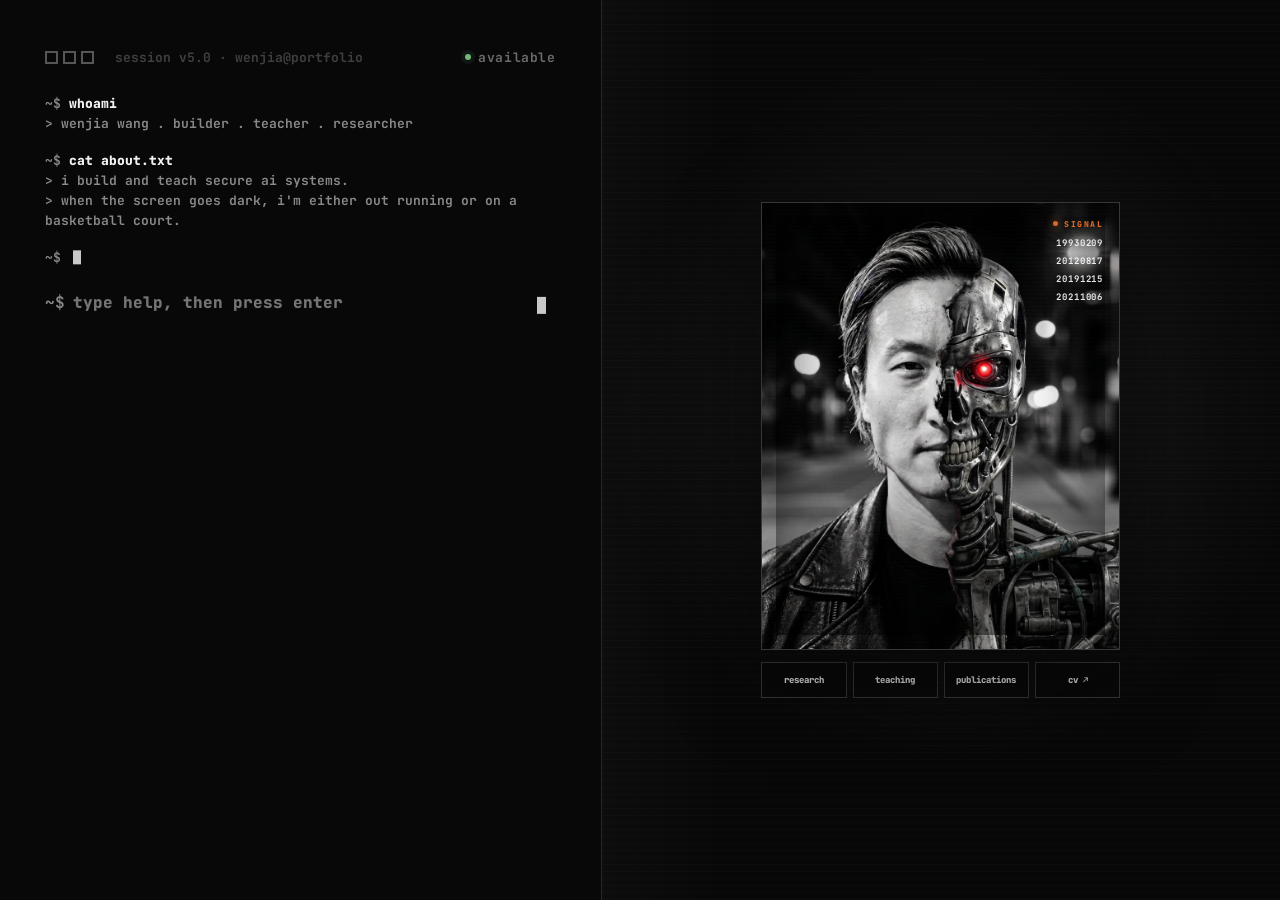
<file: index.html>
<!doctype html>
<html lang="en">
  <head>
    <meta charset="utf-8">
    <meta name="viewport" content="width=device-width, initial-scale=1">
    <meta
      name="description"
      content="Wenjia Wang builds and teaches secure, verifiable AI systems—and explores life beyond the screen."
    >
    <meta name="theme-color" content="#080808">
    <link rel="preconnect" href="https://fonts.googleapis.com">
    <link rel="preconnect" href="https://fonts.gstatic.com" crossorigin>
    <link rel="icon" type="image/svg+xml" href="assets/icons/favicon.svg">
    <link rel="shortcut icon" href="assets/icons/favicon.svg">
    <link rel="preload" as="image" href="assets/img/headicon.webp" type="image/webp">
    <link
      rel="stylesheet"
      href="https://fonts.googleapis.com/css2?family=JetBrains+Mono:wght@400;500;600;700;800&display=swap"
    >
    <title>Wenjia Wang | Secure AI Builder + Teacher</title>
    <style>
      :root {
        color-scheme: dark;
        --bg: #080808;
        --line: rgba(255, 255, 255, 0.12);
        --text: #d6d6d6;
        --muted: #8a8a8a;
        --soft: #575757;
        --bright: #f2f2f2;
        --accent: #d86a2b;
        --tag: #a87b98;
      }

      * {
        box-sizing: border-box;
      }

      html,
      body {
        min-height: 100%;
      }

      body {
        margin: 0;
        overflow-x: hidden;
        background: var(--bg);
        color: var(--text);
        font-family: "JetBrains Mono", ui-monospace, SFMono-Regular, Menlo, Consolas, monospace;
        font-size: 16px;
        letter-spacing: 0;
      }

      body.modal-open {
        overflow: hidden;
      }

      button {
        font: inherit;
      }

      a {
        color: var(--text);
        text-decoration-color: rgba(255, 255, 255, 0.34);
        text-underline-offset: 0.22em;
      }

      a:hover,
      a:focus-visible {
        color: var(--bright);
        text-decoration-color: rgba(255, 255, 255, 0.9);
      }

      .page {
        display: grid;
        grid-template-columns: minmax(0, 47vw) minmax(0, 53vw);
        min-height: 100vh;
        transition: opacity 140ms ease;
      }

      .modal-open .page {
        opacity: 0.42;
      }

      .terminal {
        min-height: 100vh;
        padding: clamp(36px, 5.4vh, 58px) clamp(28px, 3.5vw, 52px) 32px;
        border-right: 1px solid var(--line);
        display: flex;
        justify-content: center;
      }

      .terminal-inner {
        width: min(100%, 680px);
        display: flex;
        flex-direction: column;
      }

      .terminal-header {
        display: flex;
        align-items: center;
        gap: 9px;
        margin-bottom: 28px;
        color: #3f3f3f;
        font-size: 13px;
        font-weight: 700;
      }

      .dot {
        width: 13px;
        height: 13px;
        border: 2px solid #565656;
        display: inline-block;
      }

      .dot + .dot {
        margin-left: -4px;
      }

      .session {
        margin-left: 12px;
      }

      .online {
        display: inline-flex;
        align-items: center;
        gap: 7px;
        margin-left: auto;
        color: #6b6b6b;
        letter-spacing: 0.05em;
      }

      .online::before {
        content: "";
        width: 6px;
        height: 6px;
        border-radius: 50%;
        background: #73b77b;
        box-shadow: 0 0 0 4px rgba(115, 183, 123, 0.08);
      }

      .terminal-scroll {
        flex: 1;
        overflow-y: auto;
        padding-right: 10px;
        scrollbar-color: #2d2d2d transparent;
        scrollbar-width: thin;
      }

      .block {
        margin: 0 0 17px;
      }

      .cmd,
      .out,
      .note {
        min-height: 1.55em;
        line-height: 1.55;
        font-size: clamp(13px, 0.78vw, 15px);
        white-space: pre-wrap;
        word-break: break-word;
      }

      .cmd {
        color: var(--bright);
        font-weight: 800;
      }

      .prompt,
      .prefix {
        color: var(--muted);
        margin-right: 8px;
        font-weight: 600;
      }

      .out {
        color: var(--muted);
        font-weight: 650;
      }

      .out .hot {
        color: var(--accent);
        font-weight: 800;
      }

      .out .tag {
        color: var(--tag);
        font-weight: 800;
      }

      .out a.entry {
        color: #cfcfcf;
        font-weight: 800;
        text-decoration-color: rgba(255, 255, 255, 0.2);
      }

      .out .key {
        display: inline-block;
        min-width: 10ch;
        color: #b9b9b9;
        font-weight: 800;
      }

      .out .live {
        color: var(--accent);
        font-weight: 800;
      }

      .note {
        color: var(--soft);
        font-style: italic;
        font-weight: 650;
      }

      .note + .note {
        margin-top: 2px;
      }

      .typing::after,
      .input-shell::after {
        content: "";
        display: inline-block;
        width: 0.62em;
        height: 1.08em;
        margin-left: 4px;
        transform: translateY(0.18em);
        background: rgba(255, 255, 255, 0.78);
        animation: blink 0.9s steps(2, start) infinite;
      }

      .input-shell {
        display: flex;
        align-items: center;
        min-height: 34px;
        margin-top: 12px;
        color: var(--bright);
        font-weight: 800;
      }

      .input-shell:focus-within::after {
        display: none;
      }

      .input-shell input {
        width: 100%;
        min-width: 0;
        border: 0;
        outline: 0;
        padding: 0;
        background: transparent;
        color: var(--bright);
        caret-color: var(--bright);
        font: inherit;
        font-weight: 800;
      }

      .portrait {
        position: relative;
        min-height: 100vh;
        overflow: hidden;
        display: grid;
        place-items: center;
        padding: clamp(34px, 5vh, 64px);
        background:
          radial-gradient(circle at 52% 45%, rgba(255, 255, 255, 0.075), transparent 22rem),
          linear-gradient(90deg, rgba(255, 255, 255, 0.018), transparent 18%),
          var(--bg);
      }

      .portrait::before {
        content: "";
        position: absolute;
        inset: 0;
        opacity: 0.085;
        background-image:
          linear-gradient(rgba(255, 255, 255, 0.16) 1px, transparent 1px),
          linear-gradient(90deg, rgba(255, 255, 255, 0.16) 1px, transparent 1px);
        background-size: 26px 26px;
        mask-image: radial-gradient(circle at 52% 52%, black, transparent 62%);
        pointer-events: none;
      }

      .portrait::after {
        content: "";
        position: absolute;
        inset: 0;
        background: linear-gradient(
          to bottom,
          transparent,
          transparent 48%,
          rgba(255, 255, 255, 0.024) 50%,
          transparent 52%,
          transparent
        );
        background-size: 100% 7px;
        opacity: 0.72;
        pointer-events: none;
      }

      .portrait-frame {
        position: relative;
        z-index: 1;
        width: min(61%, 512px, 46vh);
        display: grid;
        gap: 12px;
      }

      .portrait-visual {
        position: relative;
        width: 100%;
        min-height: 0;
        aspect-ratio: 4 / 5;
        overflow: hidden;
        border: 1px solid rgba(255, 255, 255, 0.2);
        background: #050505;
        isolation: isolate;
        box-shadow:
          0 28px 80px rgba(0, 0, 0, 0.5),
          inset 0 0 0 1px rgba(255, 255, 255, 0.025);
      }

      .portrait-photo {
        width: 100%;
        height: 100%;
        display: block;
        object-fit: cover;
        object-position: 50% 44%;
        filter: none;
        transform: scale(1.025);
        transition: transform 700ms cubic-bezier(0.2, 0.7, 0.2, 1);
      }

      .portrait-visual::before,
      .portrait-visual::after {
        content: "";
        position: absolute;
        inset: 0;
        pointer-events: none;
      }

      .portrait-visual::before {
        z-index: 2;
        background: repeating-linear-gradient(
          to bottom,
          transparent 0,
          transparent 3px,
          rgba(255, 255, 255, 0.025) 4px
        );
        mix-blend-mode: screen;
      }

      .portrait-visual::after {
        z-index: 3;
        border: 14px solid rgba(0, 0, 0, 0.18);
        box-shadow:
          inset 0 0 75px rgba(0, 0, 0, 0.52),
          inset 0 -90px 95px rgba(0, 0, 0, 0.44);
      }

      .portrait-visual:hover .portrait-photo {
        transform: scale(1.055) translateY(-0.5%);
      }

      .signal-meta {
        position: absolute;
        z-index: 4;
        top: 16px;
        right: 16px;
        display: grid;
        justify-items: end;
        gap: 6px;
        color: rgba(255, 255, 255, 0.66);
        font-size: clamp(9px, 0.62vw, 11px);
        font-weight: 700;
        letter-spacing: 0.1em;
        text-transform: uppercase;
        text-shadow: 0 1px 8px rgba(0, 0, 0, 0.95);
      }

      .signal-label {
        display: inline-flex;
        align-items: center;
        gap: 6px;
        margin-bottom: 2px;
        color: var(--accent);
        font-size: 0.9em;
        font-weight: 800;
        letter-spacing: 0.18em;
      }

      .signal-label::before {
        content: "";
        width: 5px;
        height: 5px;
        border-radius: 50%;
        background: var(--accent);
        box-shadow: 0 0 8px rgba(216, 106, 43, 0.75);
      }

      .signal-date {
        color: rgba(255, 255, 255, 0.9);
        text-align: right;
      }

      .portrait-actions {
        width: 100%;
        display: grid;
        grid-template-columns: repeat(4, minmax(0, 1fr));
        gap: 6px;
      }

      .action {
        min-width: 0;
        min-height: 36px;
        display: grid;
        place-items: center;
        padding: 7px 6px;
        border: 1px solid rgba(255, 255, 255, 0.18);
        background: rgba(8, 8, 8, 0.76);
        color: var(--text);
        text-decoration: none;
        font-size: clamp(9px, 0.66vw, 12px);
        font-weight: 800;
        cursor: pointer;
        transition: color 160ms ease, border-color 160ms ease, background 160ms ease, transform 160ms ease;
      }

      .action:hover,
      .action:focus-visible {
        border-color: rgba(255, 255, 255, 0.48);
        background: rgba(255, 255, 255, 0.08);
        transform: translateY(-2px);
      }

      .modal-layer {
        position: fixed;
        inset: 0;
        z-index: 50;
        display: grid;
        place-items: center;
        padding: clamp(14px, 4vw, 48px);
        background: rgba(0, 0, 0, 0.72);
        opacity: 1;
        visibility: visible;
        transition: opacity 140ms ease, visibility 0s linear 0s;
      }

      .modal-layer[aria-hidden="true"] {
        opacity: 0;
        visibility: hidden;
        pointer-events: none;
        transition: opacity 100ms ease, visibility 0s linear 100ms;
      }

      .modal-panel {
        width: min(1040px, 100%);
        max-height: min(88vh, 920px);
        overflow: auto;
        overscroll-behavior: contain;
        border: 1px solid rgba(255, 255, 255, 0.2);
        background:
          linear-gradient(rgba(255, 255, 255, 0.018), transparent 180px),
          #0a0a0a;
        color: var(--text);
        box-shadow: 0 44px 120px rgba(0, 0, 0, 0.72);
        transform: translateY(0) scale(1);
        transition: transform 180ms cubic-bezier(0.2, 0.75, 0.2, 1);
        will-change: transform;
        contain: layout paint;
        scrollbar-color: #343434 #0a0a0a;
        scrollbar-width: thin;
      }

      .modal-layer[aria-hidden="true"] .modal-panel {
        transform: translateY(28px) scale(0.975);
      }

      .modal-topbar {
        position: sticky;
        top: 0;
        z-index: 8;
        min-height: 52px;
        display: flex;
        align-items: center;
        justify-content: space-between;
        gap: 18px;
        padding: 10px 14px 10px 20px;
        border-bottom: 1px solid rgba(255, 255, 255, 0.13);
        background: rgba(8, 8, 8, 0.92);
        color: var(--soft);
        font-size: 11px;
        font-weight: 700;
        letter-spacing: 0.09em;
        text-transform: uppercase;
      }

      .modal-path::before {
        content: "~ / ";
        color: var(--accent);
      }

      .modal-close {
        width: 34px;
        height: 32px;
        display: grid;
        place-items: center;
        border: 1px solid rgba(255, 255, 255, 0.18);
        background: transparent;
        color: var(--text);
        cursor: pointer;
        font-size: 19px;
        line-height: 1;
      }

      .modal-close:hover,
      .modal-close:focus-visible {
        border-color: rgba(255, 255, 255, 0.52);
        background: rgba(255, 255, 255, 0.08);
      }

      .modal-view[hidden] {
        display: none;
      }

      .modal-hero {
        position: relative;
        min-height: 250px;
        display: flex;
        align-items: flex-end;
        overflow: hidden;
        padding: clamp(30px, 6vw, 64px);
        border-bottom: 1px solid rgba(255, 255, 255, 0.12);
        background:
          linear-gradient(120deg, rgba(216, 106, 43, 0.12), transparent 38%),
          radial-gradient(circle at 82% 26%, rgba(255, 255, 255, 0.1), transparent 26rem),
          #0b0b0b;
      }

      .teaching-view .modal-hero {
        background-image:
          linear-gradient(90deg, rgba(0, 0, 0, 0.93) 0%, rgba(0, 0, 0, 0.73) 46%, rgba(0, 0, 0, 0.38) 100%),
          url("assets/img/teaching-bg.webp");
        background-position: center, center;
        background-size: cover, cover;
      }

      /* Add url("assets/img/research-bg.png") here when the research image arrives. */
      .research-view .modal-hero {
        background-image:
          linear-gradient(120deg, rgba(216, 106, 43, 0.13), transparent 42%),
          radial-gradient(circle at 78% 24%, rgba(125, 183, 159, 0.12), transparent 24rem);
      }

      .modal-hero::after {
        content: "";
        position: absolute;
        inset: 0;
        background: repeating-linear-gradient(to bottom, transparent 0 4px, rgba(255, 255, 255, 0.025) 5px);
        pointer-events: none;
      }

      .modal-hero-copy {
        position: relative;
        z-index: 1;
        max-width: 770px;
      }

      .modal-kicker {
        display: block;
        margin-bottom: 15px;
        color: var(--accent);
        font-size: 11px;
        font-weight: 800;
        letter-spacing: 0.12em;
        text-transform: uppercase;
      }

      .modal-hero h2 {
        margin: 0;
        color: var(--bright);
        font-size: clamp(2rem, 5.2vw, 4.6rem);
        line-height: 0.98;
        letter-spacing: -0.055em;
      }

      .modal-hero p {
        max-width: 720px;
        margin: 20px 0 0;
        color: rgba(225, 225, 225, 0.72);
        font-size: clamp(0.84rem, 1.5vw, 1rem);
        line-height: 1.65;
      }

      .modal-body {
        padding: clamp(26px, 5vw, 56px);
      }

      .modal-intro {
        display: grid;
        grid-template-columns: minmax(160px, 0.28fr) minmax(0, 0.72fr);
        gap: clamp(22px, 5vw, 64px);
        margin-bottom: clamp(30px, 5vw, 54px);
      }

      .section-label {
        color: var(--soft);
        font-size: 11px;
        font-weight: 800;
        letter-spacing: 0.1em;
        text-transform: uppercase;
      }

      .section-label::before {
        content: "[";
        color: var(--accent);
      }

      .section-label::after {
        content: "]";
        color: var(--accent);
      }

      .modal-intro p {
        margin: 0;
        color: var(--muted);
        font-size: clamp(0.9rem, 1.5vw, 1.05rem);
        line-height: 1.8;
      }

      .detail-grid {
        display: grid;
        grid-template-columns: repeat(3, minmax(0, 1fr));
        gap: 12px;
      }

      .detail-card {
        min-height: 210px;
        padding: 24px;
        border: 1px solid rgba(255, 255, 255, 0.12);
        background: rgba(255, 255, 255, 0.018);
      }

      .detail-number {
        display: block;
        margin-bottom: 42px;
        color: var(--accent);
        font-size: 11px;
        font-weight: 800;
      }

      .detail-card h3 {
        margin: 0 0 12px;
        color: #dedede;
        font-size: 1rem;
        line-height: 1.35;
      }

      .detail-card p {
        margin: 0;
        color: var(--muted);
        font-size: 0.78rem;
        line-height: 1.65;
      }

      .modal-cta-row {
        display: flex;
        flex-wrap: wrap;
        gap: 10px;
        margin-top: 28px;
      }

      .modal-cta {
        min-height: 42px;
        padding: 10px 14px;
        border: 1px solid rgba(255, 255, 255, 0.18);
        background: transparent;
        color: var(--text);
        cursor: pointer;
        text-decoration: none;
        font-size: 12px;
        font-weight: 800;
      }

      .modal-cta:hover,
      .modal-cta:focus-visible {
        border-color: rgba(255, 255, 255, 0.5);
        background: rgba(255, 255, 255, 0.06);
      }

      .publication-list {
        display: grid;
        border-top: 1px solid rgba(255, 255, 255, 0.13);
      }

      .publication-item {
        display: grid;
        grid-template-columns: 74px minmax(0, 1fr);
        gap: 22px;
        padding: 23px 0;
        border-bottom: 1px solid rgba(255, 255, 255, 0.1);
      }

      .publication-year {
        color: var(--accent);
        font-size: 12px;
        font-weight: 800;
      }

      .publication-item h3 {
        margin: 0 0 9px;
        color: #d7d7d7;
        font-size: clamp(0.86rem, 1.6vw, 1rem);
        line-height: 1.48;
      }

      .publication-item p {
        margin: 0;
        color: var(--muted);
        font-size: clamp(0.72rem, 1.3vw, 0.82rem);
        line-height: 1.58;
      }

      .publication-item strong {
        color: #c9c9c9;
      }

      .sr-only {
        position: absolute;
        width: 1px;
        height: 1px;
        padding: 0;
        overflow: hidden;
        clip: rect(0, 0, 0, 0);
        white-space: nowrap;
        border: 0;
      }

      @keyframes blink {
        0%,
        45% {
          opacity: 1;
        }
        46%,
        100% {
          opacity: 0;
        }
      }

      @media (max-width: 980px) {
        body {
          overflow-y: auto;
        }

        .page {
          display: flex;
          flex-direction: column;
        }

        .terminal {
          min-height: auto;
          padding: 38px 24px 30px;
          border-right: 0;
          border-bottom: 1px solid var(--line);
        }

        .terminal-header {
          margin-bottom: 30px;
        }

        .portrait {
          min-height: 72vh;
          padding: 48px 24px;
        }

        .portrait-frame {
          width: min(72%, 448px);
        }

        .portrait-visual {
          aspect-ratio: 4 / 4.6;
          max-height: none;
        }

        .detail-grid {
          grid-template-columns: 1fr;
        }

        .detail-card {
          min-height: 0;
        }

        .detail-number {
          margin-bottom: 24px;
        }
      }

      @media (max-width: 560px) {
        body {
          font-size: 14px;
        }

        .terminal {
          padding: 28px 18px 24px;
        }

        .dot {
          width: 11px;
          height: 11px;
        }

        .online {
          display: none;
        }

        .block {
          margin-bottom: 20px;
        }

        .portrait {
          min-height: 68vh;
          padding: 34px 16px;
        }

        .portrait-frame {
          width: min(88%, 380px);
        }

        .portrait-actions {
          grid-template-columns: repeat(2, minmax(0, 1fr));
        }

        .action {
          font-size: 11px;
        }

        .signal-meta {
          top: 12px;
          right: 12px;
          bottom: auto;
          left: auto;
          gap: 5px;
        }

        .modal-layer {
          align-items: end;
          padding: 10px;
        }

        .modal-panel {
          max-height: 93vh;
        }

        .modal-hero {
          min-height: 220px;
          padding: 30px 22px;
        }

        .modal-body {
          padding: 28px 22px 36px;
        }

        .modal-intro {
          grid-template-columns: 1fr;
          gap: 14px;
        }

        .publication-item {
          grid-template-columns: 52px minmax(0, 1fr);
          gap: 12px;
        }
      }

      @media (prefers-reduced-motion: reduce) {
        *,
        *::before,
        *::after {
          scroll-behavior: auto !important;
          animation-duration: 0.01ms !important;
          animation-iteration-count: 1 !important;
          transition-duration: 0.01ms !important;
        }
      }
    </style>
  </head>
  <body>
    <main class="page" aria-label="Wenjia Wang terminal portfolio">
      <section class="terminal" aria-label="Interactive terminal biography">
        <div class="terminal-inner">
          <div class="terminal-header" aria-hidden="true">
            <span class="dot"></span>
            <span class="dot"></span>
            <span class="dot"></span>
            <span class="session">session v5.0 · wenjia@portfolio</span>
            <span class="online">available</span>
          </div>

          <div class="terminal-scroll" id="terminalScroll">
            <div id="terminalLog" aria-live="polite"></div>

            <form class="input-shell" id="commandForm" autocomplete="off">
              <label class="sr-only" for="commandInput">Type a command</label>
              <span class="prompt" aria-hidden="true">~$</span>
              <input
                id="commandInput"
                name="command"
                type="text"
                inputmode="text"
                spellcheck="false"
                autocomplete="off"
                placeholder="type help, then press enter"
                disabled
              >
            </form>
          </div>
        </div>
      </section>

      <aside class="portrait" aria-label="Portrait and profile sections">
        <div class="portrait-frame">
          <div class="portrait-visual">
            <img
              class="portrait-photo"
              src="assets/img/headicon.webp"
              alt="Cybernetic portrait of Wenjia Wang with a glowing red robotic eye"
              fetchpriority="high"
              decoding="async"
            >
            <div class="signal-meta" aria-hidden="true">
              <span class="signal-label">SIGNAL</span>
              <span class="signal-date">19930209</span>
              <span class="signal-date">20120817</span>
              <span class="signal-date">20191215</span>
              <span class="signal-date">20211006</span>
            </div>
          </div>

          <nav class="portrait-actions" aria-label="Primary pages">
            <button class="action" type="button" data-modal="research">research</button>
            <button class="action" type="button" data-modal="teaching">teaching</button>
            <button class="action" type="button" data-modal="publications">publications</button>
            <a
              class="action"
              href="assets/files/wenjia-wang-cv.pdf"
              target="_blank"
              rel="noopener"
              aria-label="Open CV PDF in a new tab"
            >cv ↗</a>
          </nav>
        </div>
      </aside>
    </main>

    <div class="modal-layer" id="modalLayer" aria-hidden="true">
      <section
        class="modal-panel"
        id="modalPanel"
        role="dialog"
        aria-modal="true"
        aria-labelledby="researchTitle"
      >
        <header class="modal-topbar">
          <span class="modal-path" id="modalPath">research</span>
          <button class="modal-close" type="button" data-modal-close aria-label="Close panel">×</button>
        </header>

        <div class="modal-view research-view" data-panel="research">
          <div class="modal-hero">
            <div class="modal-hero-copy">
              <span class="modal-kicker">research // citation-contract systems</span>
              <h2 id="researchTitle">Separate evidence selection from answer release.</h2>
              <p>My dissertation studies a narrow failure in compliance RAG: relevant evidence can be retrieved, yet a model-written final answer can still introduce unsupported compliance content.</p>
            </div>
          </div>
          <div class="modal-body">
            <div class="modal-intro">
              <span class="section-label">dissertation // compliancegpt</span>
              <p>ComplianceGPT is a citation-contract answerer for audit-facing QA over NIST SP 800-53 Rev. 4 and Rev. 5. The language model selects evidence IDs from a revision-scoped candidate pool; it does not write the evidence-bearing final answer. A deterministic orchestrator assembles the answer from canonical clauses, approved organization-profile values, or explicit unresolved states, then a rule-based verifier checks the released artifact.</p>
            </div>
            <div class="detail-grid">
              <article class="detail-card">
                <span class="detail-number">01 / FAILURE BOUNDARY</span>
                <h3>Retrieval is not the last risk</h3>
                <p>Even with relevant context, generated prose can loosen obligations, attach unsupported citations, mix revisions, or invent organization-defined values.</p>
              </article>
              <article class="detail-card">
                <span class="detail-number">02 / ANSWER PATH</span>
                <h3>Retrieve → select IDs → assemble → verify</h3>
                <p>S7 retrieval builds a clause pool. An LLM selects source IDs. The Contract Orchestrator resolves them against the Canonical Clause Store and ODP policy; the Runtime Verifier checks citation linkage, revision scope, source spans, status, and ODP behavior.</p>
              </article>
              <article class="detail-card">
                <span class="detail-number">03 / RESULTS</span>
                <h3>Complete strict pass: 65/100 and 29/36</h3>
                <p>Under the complete seven-gate standard, all three systems share the same questions, ordered evidence windows, gold labels, and scoring rules within each revision. Rev. 5: ComplianceGPT 65/100, Gemini 3.5 Flash 56/100, and Qwen2.5-7B (4-bit, free-form) 21/100. Rev. 4: ComplianceGPT 29/36, Gemini 22/36, and Qwen 6/36. These retrospective assessments of saved outputs are distinct from historical contract/gold-only checks. <a href="https://github.com/Wenjia1215/ComplianceGPT/blob/main/docs/EVALUATION_RESULTS.md" target="_blank" rel="noopener noreferrer">Results and scoring definitions ↗</a></p>
              </article>
            </div>
            <div class="modal-intro" style="margin-top: clamp(38px, 6vw, 68px);">
              <span class="section-label">claim boundary</span>
              <p>ComplianceGPT does not determine whether an organization is compliant and does not prove selected evidence is complete. Its claim is narrower: conditioned on selected source IDs and approved profile values, final-answer realization should not introduce unsupported compliance content. Exploratory, unadjusted exact paired McNemar tests against Gemini yield p = 0.122078 (Rev. 5) and p = 0.092285 (Rev. 4); neither establishes superiority at the 0.05 level. The benchmarks are author-labeled, and retrospective source-inspection judgments have not been independently adjudicated.</p>
            </div>
            <div class="modal-cta-row">
              <button class="modal-cta" type="button" data-modal="publications">view publications</button>
              <a class="modal-cta" href="https://scholar.google.com/citations?user=Zl-yM-kAAAAJ&amp;hl=en&amp;oi=ao" target="_blank" rel="noopener">google scholar ↗</a>
            </div>
          </div>
        </div>

        <div class="modal-view teaching-view" data-panel="teaching" hidden>
          <div class="modal-hero">
            <div class="modal-hero-copy">
              <span class="modal-kicker">teaching // systems first</span>
              <h2 id="teachingTitle">Make the invisible understandable.</h2>
              <p>I teach computer science through systems students can build, test, debug, explain, and defend.</p>
            </div>
          </div>
          <div class="modal-body">
            <div class="modal-intro">
              <span class="section-label">courses i can teach</span>
              <p>Courses I am prepared to teach across applied AI, cybersecurity, and software systems.</p>
            </div>
            <div class="detail-grid">
              <article class="detail-card">
                <span class="detail-number">01 / AI &amp; APPLIED AI</span>
                <h3>Artificial Intelligence</h3>
                <p>Introduction to Artificial Intelligence, Applied Generative AI / LLM Systems, and Machine Learning Applications.</p>
              </article>
              <article class="detail-card">
                <span class="detail-number">02 / CYBERSECURITY</span>
                <h3>Cybersecurity</h3>
                <p>Security in Computing, Software Vulnerabilities and Security, and Cybersecurity Compliance and Governance.</p>
              </article>
              <article class="detail-card">
                <span class="detail-number">03 / SOFTWARE SYSTEMS</span>
                <h3>Software Systems</h3>
                <p>Software Engineering, Web Application Development, Database Systems, Data Structures, and Programming I / II.</p>
              </article>
            </div>
            <div class="modal-intro" style="margin-top: clamp(38px, 6vw, 68px);">
              <span class="section-label">teaching in practice</span>
              <p>My classroom and mentoring work spans security, software vulnerabilities, capstone engineering, architecture review, technical presentations, and interdisciplinary software projects.</p>
            </div>
            <div class="detail-grid">
              <article class="detail-card">
                <span class="detail-number">01 / CLASSROOM</span>
                <h3>Security in Computing</h3>
                <p>Teaching assistant for CEN 5013 and CEN 5079, Software Vulnerabilities and Security, at Florida International University.</p>
              </article>
              <article class="detail-card">
                <span class="detail-number">02 / CAPSTONE</span>
                <h3>From requirements to demo</h3>
                <p>Mentors teams through architecture, implementation, testing, documentation, technical presentations, and final demonstrations.</p>
              </article>
              <article class="detail-card">
                <span class="detail-number">03 / EVALUATION</span>
                <h3>Showcase judge since 2023</h3>
                <p>Evaluates interdisciplinary capstone projects for system design, technical execution, communication, and real-world usefulness.</p>
              </article>
            </div>
            <div class="modal-cta-row">
              <span class="modal-cta">guided work: peer-to-peer file sharing</span>
              <span class="modal-cta">guided work: Baby-Feed health platform</span>
            </div>
          </div>
        </div>

        <div class="modal-view publications-view" data-panel="publications" hidden>
          <div class="modal-hero">
            <div class="modal-hero-copy">
              <span class="modal-kicker">publications // 2022—2026</span>
              <h2 id="publicationsTitle">Research in the record.</h2>
              <p>Peer-reviewed and co-authored work across compliance, security, Zero Trust, applied AI, satellite imagery, and health informatics.</p>
            </div>
          </div>
          <div class="modal-body">
            <div class="publication-list">
              <article class="publication-item">
                <div class="publication-year">2026</div>
                <div>
                  <h3>ComplianceGPT: A Citation-Contract Answerer for Mechanically Verifiable Compliance Question Answering</h3>
                  <p><strong>Wenjia Wang</strong>, Seyed Masoud Sadjadi, Naphtali Rishe, Arpan Mahara. <em>Proceedings of the 18th International Joint Conference on Knowledge Discovery, Knowledge Engineering and Knowledge Management</em>, Volume 2 (<a href="https://www.insticc.org/node/technicalprogram/ic3k/2026/presentations" target="_blank" rel="noopener noreferrer">KEOD 2026</a>), pp. 531–542. SCITEPRESS.</p>
                </div>
              </article>
              <article class="publication-item">
                <div class="publication-year">2026</div>
                <div>
                  <h3>Baby-Feed Pilot Trial for Improving Diet and Weight Gain in Infants and Toddlers</h3>
                  <p>Jennifer Bolton, <strong>Wenjia Wang</strong>, Catherine Coccia, Vijaya Narayanan, Marcia Varella, Jean Hannan, Cristina Palacios. <em>Maternal and Child Health Journal</em>, 1–11. Springer US.</p>
                </div>
              </article>
              <article class="publication-item">
                <div class="publication-year">2025</div>
                <div>
                  <h3>A Minimal Overlay-Based Framework for Transitioning Legacy Infrastructure to Zero Trust</h3>
                  <p><strong>Wenjia Wang</strong>, Seyed Masoud Sadjadi, Naphtali Rishe, Arpan Mahara. <em>2025 IEEE Conference on Communications and Network Security (CNS)</em>, 1–6. IEEE.</p>
                </div>
              </article>
              <article class="publication-item">
                <div class="publication-year">2025</div>
                <div>
                  <h3>Automated Road Extraction from Satellite Imagery Integrating Dense Depthwise Dilated Separable Spatial Pyramid Pooling with DeepLabV3+</h3>
                  <p>Arpan Mahara, Md Rezaul Karim Khan, Liangdong Deng, Naphtali Rishe, <strong>Wenjia Wang</strong>, Seyed Masoud Sadjadi. <em>Applied Sciences</em>, 15(3), 1027. MDPI.</p>
                </div>
              </article>
              <article class="publication-item">
                <div class="publication-year">2025</div>
                <div>
                  <h3>Discrete Wavelet Transform as a Facilitator for Expressive Latent Space Representation in Variational Autoencoders in Satellite Imagery</h3>
                  <p>Arpan Mahara, Md Rezaul Karim Khan, Naphtali Rishe, <strong>Wenjia Wang</strong>, Seyed Masoud Sadjadi. <em>arXiv preprint arXiv:2510.00376</em>.</p>
                </div>
              </article>
              <article class="publication-item">
                <div class="publication-year">2024</div>
                <div>
                  <h3>A Survey of Major Cybersecurity Compliance Frameworks</h3>
                  <p><strong>Wenjia Wang</strong>, Seyed Masoud Sadjadi, Naphtali Rishe. <em>2024 IEEE 10th Conference on Big Data Security on Cloud (BigDataSecurity)</em>, 23–34. IEEE.</p>
                </div>
              </article>
              <article class="publication-item">
                <div class="publication-year">2024</div>
                <div>
                  <h3>Applying Transparent Shaping for Zero Trust Architecture Implementation in AWS: A Case Study</h3>
                  <p><strong>Wenjia Wang</strong>, Seyed Masoud Sadjadi, Naphtali Rishe, Arpan Mahara. <em>arXiv preprint arXiv:2405.01412</em>.</p>
                </div>
              </article>
              <article class="publication-item">
                <div class="publication-year">2024</div>
                <div>
                  <h3>KAN-Attn GAN: Map Generation with Kolmogorov-Arnold Networks and Attention-Based Queries Selection</h3>
                  <p>Arpan Mahara, Naphtali D. Rishe, <strong>Wenjia Wang</strong>, Seyed Masoud Sadjadi. <em>2024 International Conference on Machine Learning and Applications (ICMLA)</em>, 1599–1604. IEEE.</p>
                </div>
              </article>
              <article class="publication-item">
                <div class="publication-year">2023</div>
                <div>
                  <h3>Development and Pilot Testing of the Baby-Feed Web Application for Healthcare Professionals and Parents to Improve Infant Diets</h3>
                  <p>Cristina Palacios, Jennifer Bolton, <strong>Wenjia Wang</strong>, Alayne Gatto, Lourdes Concepción, Masoud Sadjadi, Marcia Varella, Jean Hannan. <em>International Journal of Medical Informatics</em>, 174, 105047. Elsevier.</p>
                </div>
              </article>
              <article class="publication-item">
                <div class="publication-year">2022</div>
                <div>
                  <h3>Curse of Feature Selection: A Comparison Experiment of DDoS Detection Using Classification Techniques</h3>
                  <p><strong>Wenjia Wang</strong>, Seyed Masoud Sadjadi, Naphtali Rishe. <em>2022 IEEE International Conference on Parallel and Distributed Processing with Applications, Big Data and Cloud Computing, Sustainable Computing and Communications, Social Computing and Networking</em>, 262–269. IEEE.</p>
                </div>
              </article>
              <article class="publication-item">
                <div class="publication-year">2022</div>
                <div>
                  <h3>Pilot Testing of Baby Feed: The Web Application for Healthcare Professionals and Parents to Improve Infant Diets</h3>
                  <p>Jennifer Bolton, Cristina Palacios, <strong>Wenjia Wang</strong>, Lourdes Concepción, Masoud Sadjadi, Marcia Varella, Jean Hannan. <em>Current Developments in Nutrition</em>, 6, 823. Elsevier.</p>
                </div>
              </article>
            </div>
          </div>
        </div>
      </section>
    </div>

    <script>
      (() => {
        "use strict";

        if (window.location.protocol.startsWith("http") && window.location.pathname.endsWith("/index.html")) {
          window.history.replaceState(
            null,
            "",
            window.location.pathname.replace(/index\.html$/, "") + window.location.search + window.location.hash
          );
        }

        const links = {
          github: "https://github.com/Wenjia1215",
          linkedin: "https://www.linkedin.com/in/wenjiawang-page/",
          scholar: "https://scholar.google.com/citations?user=Zl-yM-kAAAAJ&hl=en&oi=ao",
          youtube: "https://www.youtube.com/@WenjiaLectures",
          cv: "assets/files/wenjia-wang-cv.pdf",
          email: "https://mail.google.com/mail/?view=cm&fs=1&to=wenjiabusiness@gmail.com"
        };

        const boot = [
          { cmd: "whoami" },
          { out: ["wenjia wang . builder . teacher . researcher"] },
          { gap: true },
          { cmd: "cat about.txt" },
          {
            out: [
              "i build and teach secure ai systems.",
              "when the screen goes dark, i'm either out running or on a basketball court."
            ]
          },
          { gap: true },
          { cmd: "ls craft/" },
          {
            html: true,
            out: [
              '<a class="entry" href="#research" data-modal="research">ComplianceGPT</a> . verifiable rag systems for strict compliance <a class="live" href="https://github.com/Wenjia1215/ComplianceGPT" target="_blank" rel="noopener noreferrer" aria-label="Open the ComplianceGPT GitHub repository">[live]</a>',
              '<a class="entry" href="#teaching" data-modal="teaching">core-systems</a> . breaking down computing from the metal up for students',
              '<a class="entry" href="#publications" data-modal="publications">model-auditing</a> . researching how to make llms stop hallucinating'
            ]
          },
          { gap: true },
          { cmd: "ls life/" },
          {
            out: [
              "running . long distance miles, currently exploring detroit",
              "basketball . lifelong hooper and die-hard celtics fan",
              "fuel . fueled almost entirely by good sushi, ramen, and salmon bagels"
            ]
          },
          { gap: true },
          { cmd: "echo $LINKS" },
          {
            html: true,
            out: [
              `<span class="key">github</span><a href="${links.github}">@wenjia1215</a>`,
              `<span class="key">linkedin</span><a href="${links.linkedin}">wenjia wang</a>`,
              `<span class="key">youtube</span><a href="${links.youtube}">@WenjiaLectures</a>`,
              `<span class="key">scholar</span><a href="${links.scholar}">google scholar</a>`,
              `<span class="key">email</span><a href="${links.email}">wenjiabusiness@gmail.com</a>`
            ]
          },
          { gap: true },
          {
            note: [
              "// final dissertation defense drops this october.",
              "// keeping it simple. terminal mode active.",
              "// try: about, craft, life, links, cv, or clear"
            ]
          }
        ];

        const replies = {
          help: [
            "commands: about . craft . life . research . teaching . publications . cv . links . contact . face . clear",
            "aliases: whoami, cat about.txt, ls craft/, ls life/, echo $LINKS"
          ],
          about: [
            "i build and teach secure ai systems.",
            "when the screen goes dark, i'm either out running or on a basketball court."
          ],
          craft: [
            '<a class="entry" href="#research" data-modal="research">ComplianceGPT</a> . verifiable rag systems for strict compliance <a class="live" href="https://github.com/Wenjia1215/ComplianceGPT" target="_blank" rel="noopener noreferrer" aria-label="Open the ComplianceGPT GitHub repository">[live]</a>',
            '<a class="entry" href="#teaching" data-modal="teaching">core-systems</a> . breaking down computing from the metal up for students',
            '<a class="entry" href="#publications" data-modal="publications">model-auditing</a> . researching how to make llms stop hallucinating'
          ],
          life: [
            "running . long distance miles, currently exploring detroit",
            "basketball . lifelong hooper and die-hard celtics fan",
            "fuel . fueled almost entirely by good sushi, ramen, and salmon bagels"
          ],
          research: [
            "research focus: verifiable ai for compliance question answering.",
            "methods: retrieval evidence, citation grounding, runtime verification, answer contracts.",
            '<a href="#research" data-modal="research">open research panel</a>'
          ],
          teaching: [
            "teaching: programming, data structures, software engineering, ai applications, cybersecurity.",
            "service: senior capstone mentor and fiu capstone showcase judge since fall 2021.",
            '<a href="#teaching" data-modal="teaching">open teaching panel</a>'
          ],
          publications: [
            "papers and project outputs live in the publications panel.",
            '<a href="#publications" data-modal="publications">open publications panel</a>'
          ],
          cv: [
            `<a href="${links.cv}" target="_blank" rel="noopener">open cv pdf in a new tab</a>`,
            "two pages: teaching, research, experience, technical skills, and publications."
          ],
          links: [
            `<span class="key">github</span><a href="${links.github}">@wenjia1215</a>`,
            `<span class="key">linkedin</span><a href="${links.linkedin}">wenjia wang</a>`,
            `<span class="key">youtube</span><a href="${links.youtube}">@WenjiaLectures</a>`,
            `<span class="key">scholar</span><a href="${links.scholar}">google scholar</a>`,
            `<span class="key">email</span><a href="${links.email}">wenjiabusiness@gmail.com</a>`
          ],
          contact: [
            `email     <a href="${links.email}">wenjiabusiness@gmail.com</a>`,
            "say hello. thoughtful collaborations, teaching, and secure ai work are welcome."
          ],
          face: [
            "portrait mode: high-contrast scan built from the original photo.",
            "hover the image to sharpen the feed."
          ],
          hello: [
            "hi. try `research`, `teaching`, `publications`, or `links`."
          ],
          hi: [
            "hi. try `research`, `teaching`, `publications`, or `links`."
          ]
        };

        const aliases = {
          "?": "help",
          "cat me.txt": "about",
          "cat about.txt": "about",
          "whoami": "about",
          "ls": "help",
          "ls craft": "craft",
          "ls craft/": "craft",
          "ls life": "life",
          "ls life/": "life",
          "echo $links": "links",
          "echo $LINKS": "links",
          "me": "about",
          "publication": "publications",
          "pubs": "publications",
          "resume": "cv",
          "email": "contact",
          "github": "links",
          "linkedin": "links",
          "scholar": "links",
          "youtube": "links"
        };

        const terminalLog = document.querySelector("#terminalLog");
        const terminalScroll = document.querySelector("#terminalScroll");
        const commandForm = document.querySelector("#commandForm");
        const commandInput = document.querySelector("#commandInput");
        const page = document.querySelector(".page");
        const modalLayer = document.querySelector("#modalLayer");
        const modalPanel = document.querySelector("#modalPanel");
        const modalPath = document.querySelector("#modalPath");
        const modalClose = document.querySelector("[data-modal-close]");
        const modalViews = [...document.querySelectorAll("[data-panel]")];
        const modalTitles = {
          research: "researchTitle",
          teaching: "teachingTitle",
          publications: "publicationsTitle"
        };
        let lastModalTrigger = null;
        const reduceMotion = window.matchMedia("(prefers-reduced-motion: reduce)").matches;
        const WORD_DELAY = 14;
        const MIN_LINE_DELAY = 70;
        const MAX_LINE_DELAY = 180;

        function delay(ms) {
          return new Promise((resolve) => window.setTimeout(resolve, reduceMotion ? 0 : ms));
        }

        function lineDelay(value) {
          const text = value.replace(/<[^>]*>/g, " ").trim();
          const words = text ? text.split(/\s+/).length : 1;
          return Math.max(MIN_LINE_DELAY, Math.min(MAX_LINE_DELAY, words * WORD_DELAY));
        }

        function escapeHtml(value) {
          return value
            .replaceAll("&", "&amp;")
            .replaceAll("<", "&lt;")
            .replaceAll(">", "&gt;")
            .replaceAll("\"", "&quot;")
            .replaceAll("'", "&#039;");
        }

        function scrollToBottom() {
          terminalScroll.scrollTop = terminalScroll.scrollHeight;
        }

        function openModal(name, trigger) {
          const activeView = modalViews.find((view) => view.dataset.panel === name);
          if (!activeView) return;

          if (modalLayer.getAttribute("aria-hidden") === "true") {
            lastModalTrigger = trigger || document.activeElement;
          }

          for (const view of modalViews) {
            view.hidden = view !== activeView;
          }

          modalPath.textContent = name;
          modalPanel.setAttribute("aria-labelledby", modalTitles[name]);
          modalPanel.scrollTop = 0;
          modalLayer.setAttribute("aria-hidden", "false");
          document.body.classList.add("modal-open");
          page.inert = true;
          window.requestAnimationFrame(() => modalClose.focus({ preventScroll: true }));
        }

        function closeModal() {
          if (modalLayer.getAttribute("aria-hidden") === "true") return;
          modalLayer.setAttribute("aria-hidden", "true");
          document.body.classList.remove("modal-open");
          page.inert = false;

          if (lastModalTrigger && document.contains(lastModalTrigger)) {
            lastModalTrigger.focus({ preventScroll: true });
          }
          lastModalTrigger = null;
        }

        function trapModalFocus(event) {
          if (event.key !== "Tab") return;
          const focusable = [...modalPanel.querySelectorAll("button:not([disabled]), a[href]")]
            .filter((element) => !element.closest("[hidden]") && element.offsetParent !== null);
          if (!focusable.length) return;

          const first = focusable[0];
          const last = focusable[focusable.length - 1];
          if (event.shiftKey && document.activeElement === first) {
            event.preventDefault();
            last.focus();
          } else if (!event.shiftKey && document.activeElement === last) {
            event.preventDefault();
            first.focus();
          }
        }

        function block() {
          const element = document.createElement("div");
          element.className = "block";
          terminalLog.append(element);
          return element;
        }

        async function typeCommand(text) {
          const group = block();
          const line = document.createElement("div");
          const command = document.createElement("span");
          line.className = "cmd typing";
          line.innerHTML = '<span class="prompt">~$</span>';
          line.append(command);
          group.append(line);

          for (let index = 0; index <= text.length; index += 1) {
            command.textContent = text.slice(0, index);
            scrollToBottom();
            await delay(index === 0 ? 45 : 8 + Math.random() * 12);
          }

          line.classList.remove("typing");
          await delay(70);
          return group;
        }

        function appendOutput(group, value, html = false) {
          const line = document.createElement("div");
          line.className = "out";
          line.innerHTML = value === ""
            ? '<span class="prefix">&gt;</span>'
            : `<span class="prefix">&gt;</span>${html ? value : escapeHtml(value)}`;
          group.append(line);
        }

        function appendNote(lines) {
          const group = block();
          for (const value of lines) {
            const line = document.createElement("div");
            line.className = "note";
            line.textContent = value;
            group.append(line);
          }
        }

        async function bootTerminal() {
          commandInput.disabled = true;

          for (const item of boot) {
            if (item.gap) {
              await delay(60);
              continue;
            }

            if (item.cmd) {
              await typeCommand(item.cmd);
              continue;
            }

            if (item.note) {
              appendNote(item.note);
              await delay(lineDelay(item.note.join(" ")));
              continue;
            }

            const group = terminalLog.lastElementChild || block();
            for (const value of item.out) {
              appendOutput(group, value, item.html);
              scrollToBottom();
              await delay(lineDelay(value));
            }
          }

          commandInput.disabled = false;
          commandInput.focus({ preventScroll: true });
        }

        function runCommand(raw) {
          const command = raw.trim().replace(/\s+/g, " ");
          if (!command) return;

          if (command.toLowerCase() === "clear") {
            terminalLog.textContent = "";
            scrollToBottom();
            return;
          }

          const group = block();
          const cmd = document.createElement("div");
          cmd.className = "cmd";
          cmd.innerHTML = `<span class="prompt">~$</span>${escapeHtml(command)}`;
          group.append(cmd);

          const key = aliases[command] || aliases[command.toLowerCase()] || command.toLowerCase();
          const output = replies[key] || [
            `command not found: ${escapeHtml(command)}`,
            "try `help` for available commands."
          ];

          for (const value of output) {
            appendOutput(group, value, true);
          }

          scrollToBottom();
        }

        commandForm.addEventListener("submit", (event) => {
          event.preventDefault();
          const command = commandInput.value;
          commandInput.value = "";
          runCommand(command);
        });

        document.addEventListener("click", (event) => {
          const trigger = event.target.closest("[data-modal]");
          if (!trigger) return;
          event.preventDefault();
          openModal(trigger.dataset.modal, trigger);
        });

        modalLayer.addEventListener("pointerdown", (event) => {
          if (event.target === modalLayer) {
            closeModal();
          }
        });

        modalLayer.addEventListener("click", (event) => {
          if (event.target.closest("[data-modal-close]")) closeModal();
        });

        document.addEventListener("keydown", (event) => {
          if (modalLayer.getAttribute("aria-hidden") === "false") {
            if (event.key === "Escape") {
              event.preventDefault();
              closeModal();
              return;
            }
            trapModalFocus(event);
            return;
          }

          if (event.metaKey || event.ctrlKey || event.altKey) return;
          if (document.activeElement === commandInput) return;
          if (event.key.length === 1 || event.key === "/") {
            commandInput.focus();
          }
        });

        function warmTeachingBackground() {
          const image = new Image();
          image.src = "assets/img/teaching-bg.webp";
        }

        if ("requestIdleCallback" in window) {
          window.requestIdleCallback(warmTeachingBackground, { timeout: 1800 });
        } else {
          window.setTimeout(warmTeachingBackground, 900);
        }

        bootTerminal();
      })();
    </script>
  </body>
</html>
</file>
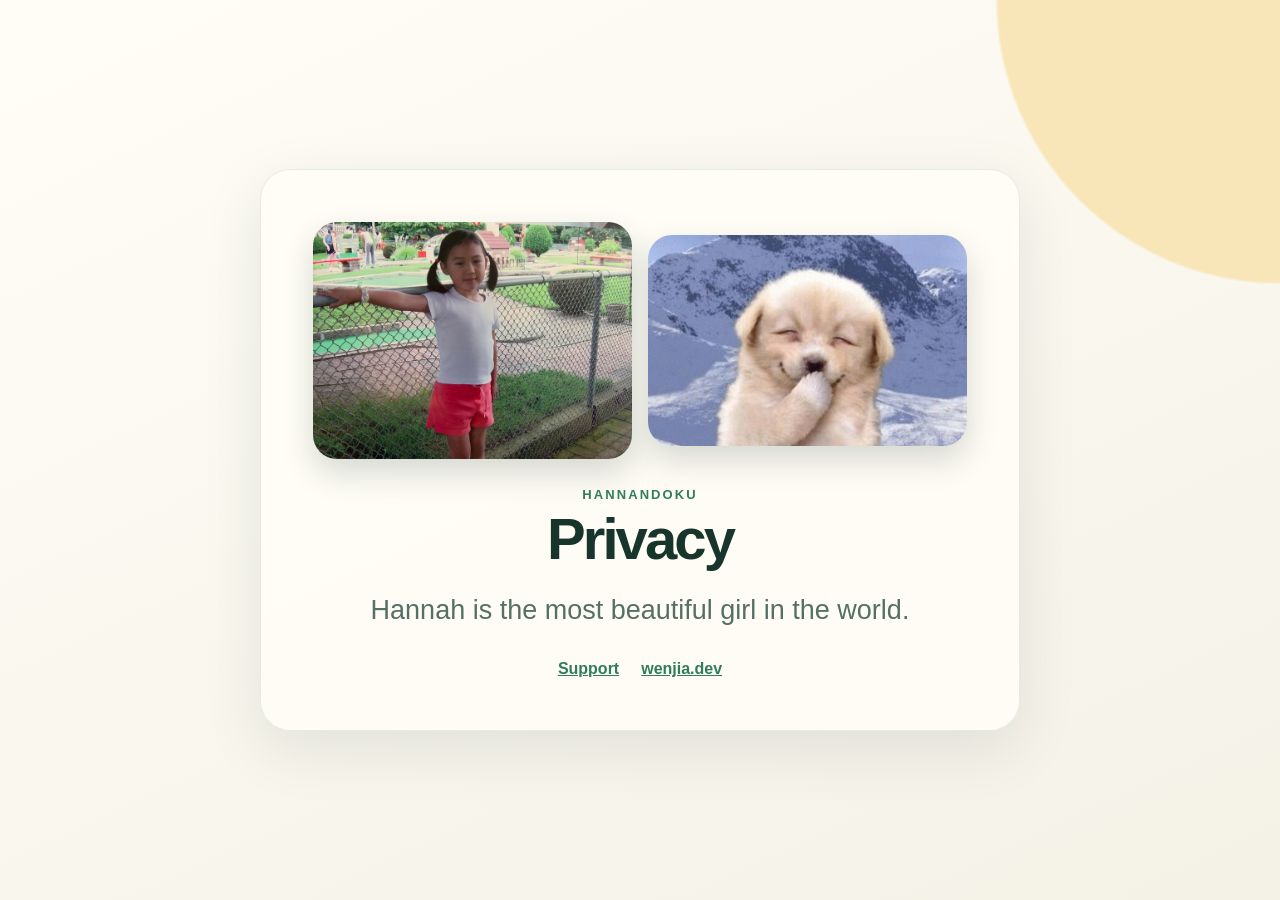
<file: apps/hannandoku/privacy/index.html>
<!doctype html>
<html lang="en">
<head>
  <meta charset="utf-8">
  <meta name="viewport" content="width=device-width, initial-scale=1">
  <meta name="description" content="Hannandoku privacy page.">
  <title>Hannandoku Privacy</title>
  <link rel="stylesheet" href="../styles.css">
</head>
<body>
  <main>
    <div class="gallery gallery--privacy">
      <img src="../hannah-childhood.jpeg" alt="Hannah at a miniature golf course">
      <img src="../smiling-puppy.gif" alt="A smiling puppy">
    </div>
    <p class="eyebrow">Hannandoku</p>
    <h1>Privacy</h1>
    <p class="message">Hannah is the most beautiful girl in the world.</p>
    <nav aria-label="Hannandoku pages">
      <a href="../support/">Support</a>
      <a href="https://wenjia.dev/">wenjia.dev</a>
    </nav>
  </main>
</body>
</html>
</file>
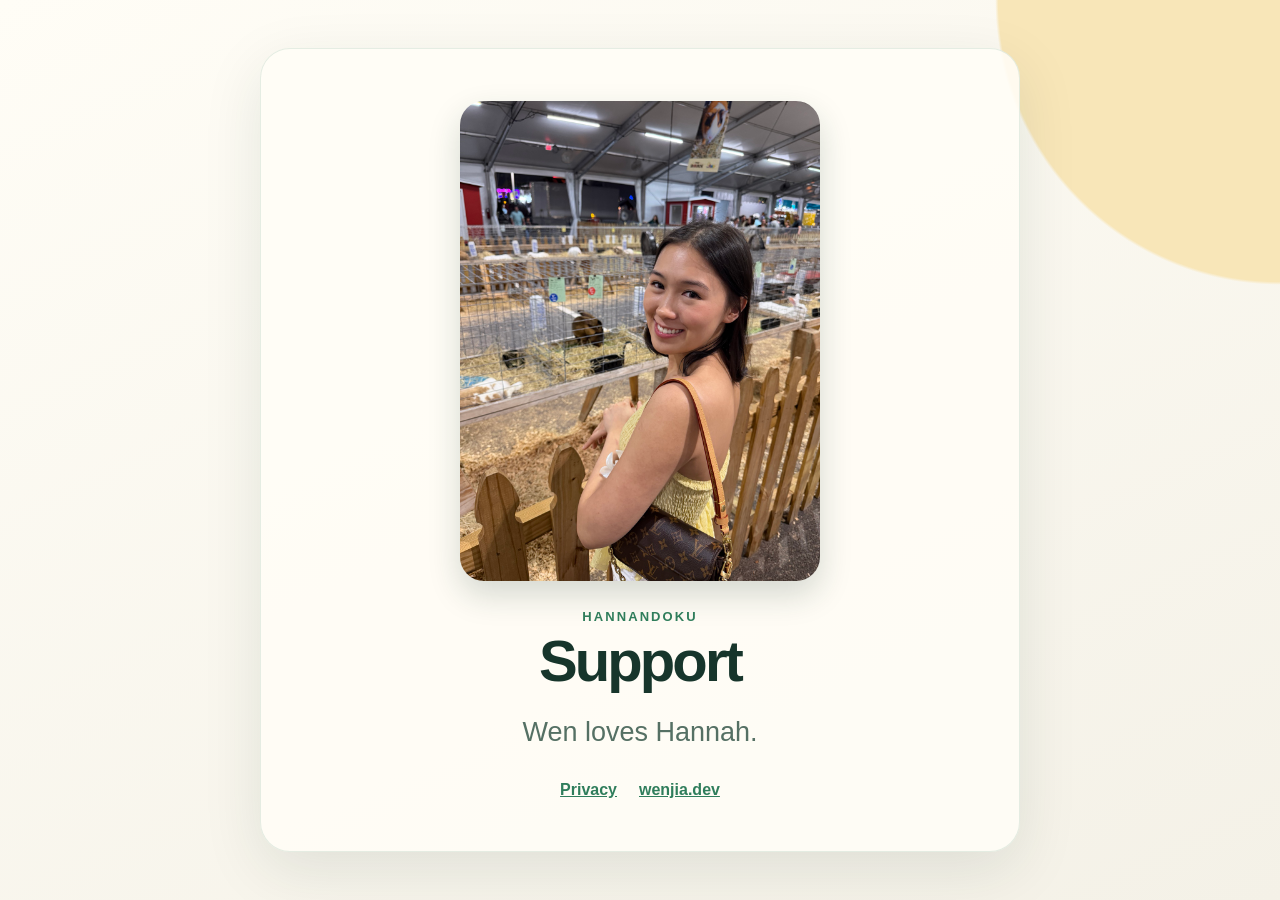
<file: apps/hannandoku/support/index.html>
<!doctype html>
<html lang="en">
<head>
  <meta charset="utf-8">
  <meta name="viewport" content="width=device-width, initial-scale=1">
  <meta name="description" content="Hannandoku support page.">
  <title>Hannandoku Support</title>
  <link rel="stylesheet" href="../styles.css">
</head>
<body>
  <main>
    <div class="gallery gallery--support">
      <img src="../hannah-support.jpeg" alt="Hannah smiling at an animal exhibit">
    </div>
    <p class="eyebrow">Hannandoku</p>
    <h1>Support</h1>
    <p class="message">Wen loves Hannah.</p>
    <nav aria-label="Hannandoku pages">
      <a href="../privacy/">Privacy</a>
      <a href="https://wenjia.dev/">wenjia.dev</a>
    </nav>
  </main>
</body>
</html>
</file>
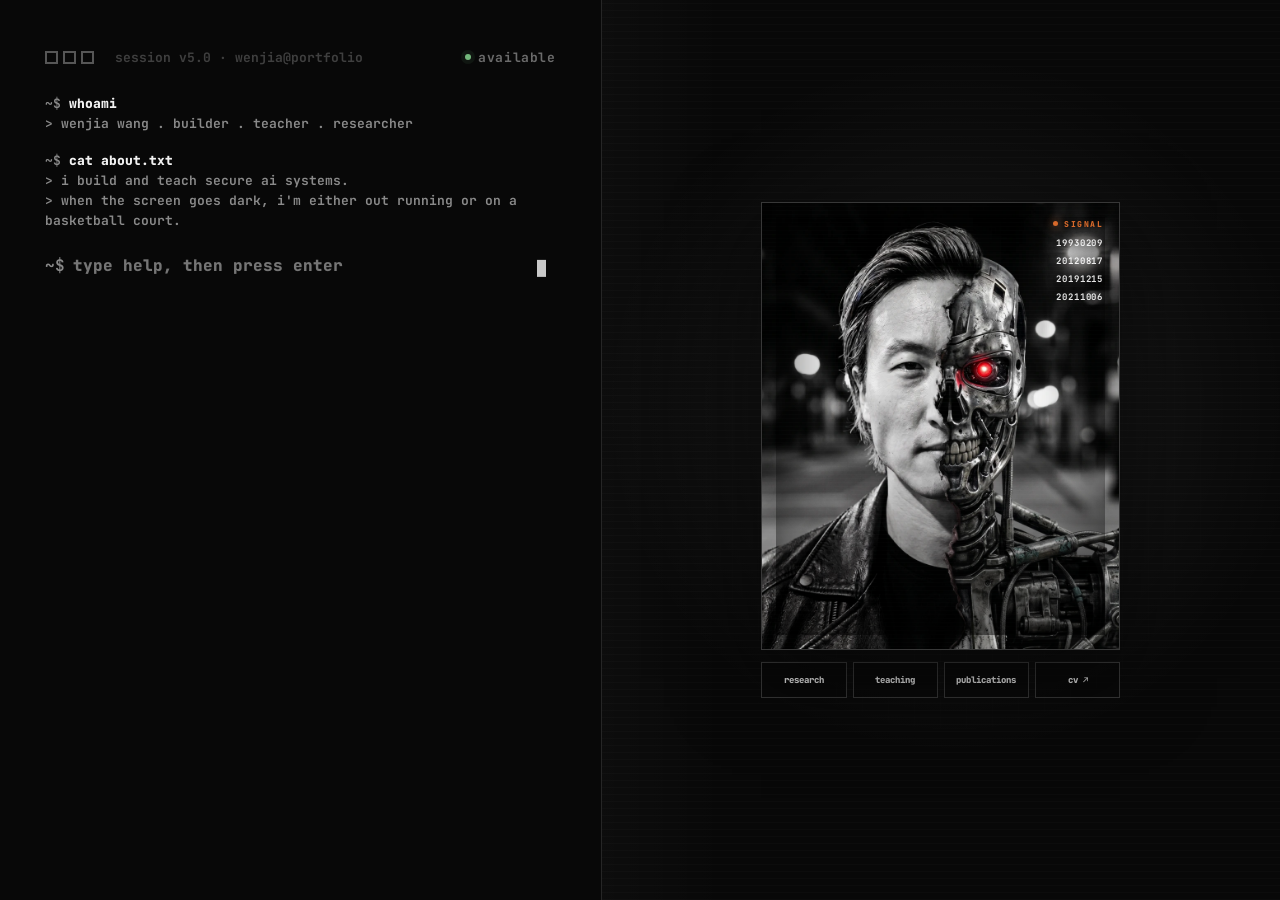
<file: cv.html>
<!doctype html>
<html lang="en">
  <head>
    <meta charset="utf-8">
    <meta name="viewport" content="width=device-width, initial-scale=1">
    <meta http-equiv="refresh" content="0; url=./">
    <link rel="canonical" href="./">
    <title>CV | Wenjia Wang</title>
    <script>
      if (window.location.protocol.startsWith("http")) {
        window.location.replace("./");
      }
    </script>
  </head>
  <body>
    <p><a href="./">Open Wenjia Wang's terminal portfolio.</a></p>
  </body>
</html>
</file>
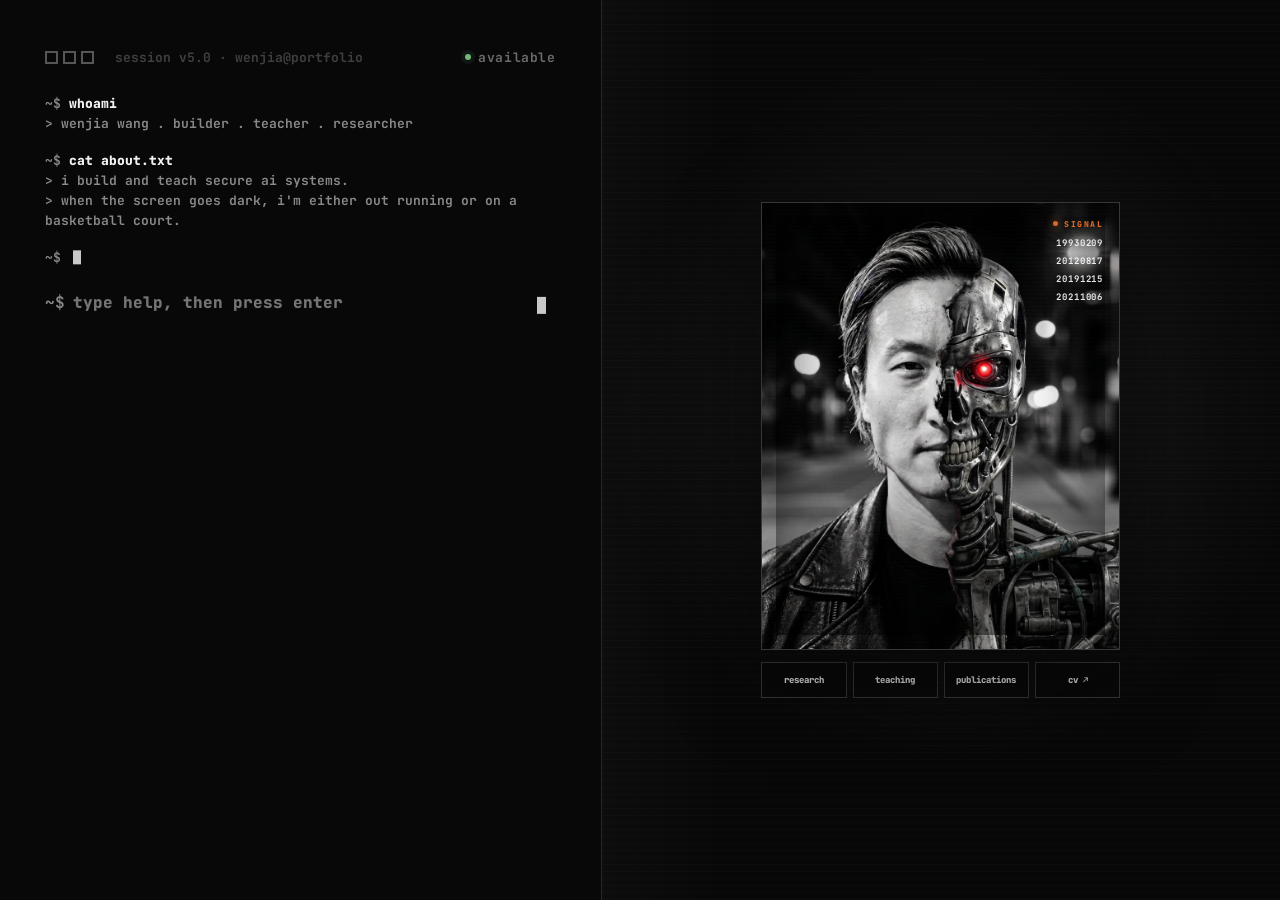
<file: publications.html>
<!doctype html>
<html lang="en">
  <head>
    <meta charset="utf-8">
    <meta name="viewport" content="width=device-width, initial-scale=1">
    <meta http-equiv="refresh" content="0; url=./">
    <link rel="canonical" href="./">
    <title>Publications | Wenjia Wang</title>
    <script>
      if (window.location.protocol.startsWith("http")) {
        window.location.replace("./");
      }
    </script>
  </head>
  <body>
    <p><a href="./">Open Wenjia Wang's terminal portfolio.</a></p>
  </body>
</html>
</file>
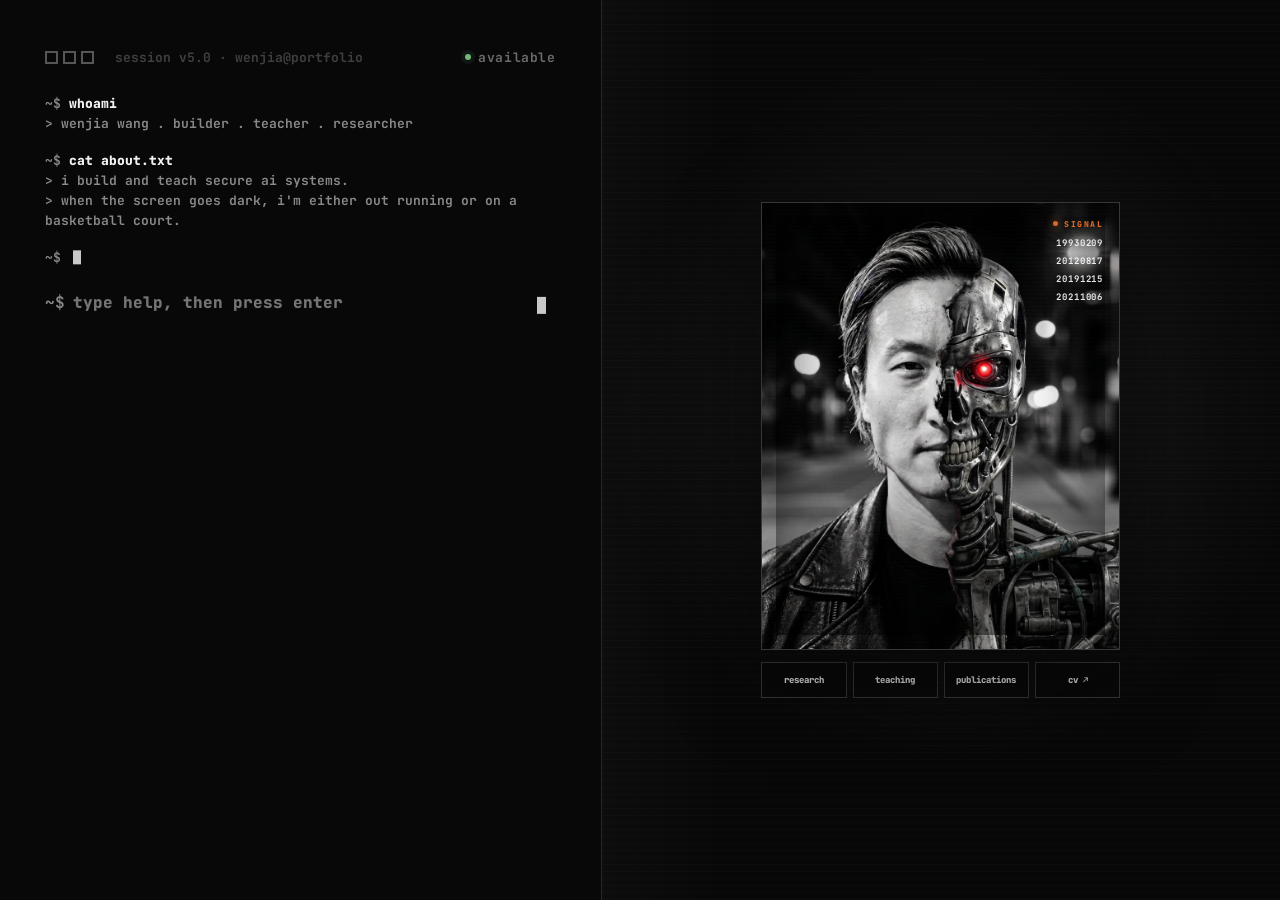
<file: research.html>
<!doctype html>
<html lang="en">
  <head>
    <meta charset="utf-8">
    <meta name="viewport" content="width=device-width, initial-scale=1">
    <meta http-equiv="refresh" content="0; url=./">
    <link rel="canonical" href="./">
    <title>Research | Wenjia Wang</title>
    <script>
      if (window.location.protocol.startsWith("http")) {
        window.location.replace("./");
      }
    </script>
  </head>
  <body>
    <p><a href="./">Open Wenjia Wang's terminal portfolio.</a></p>
  </body>
</html>
</file>
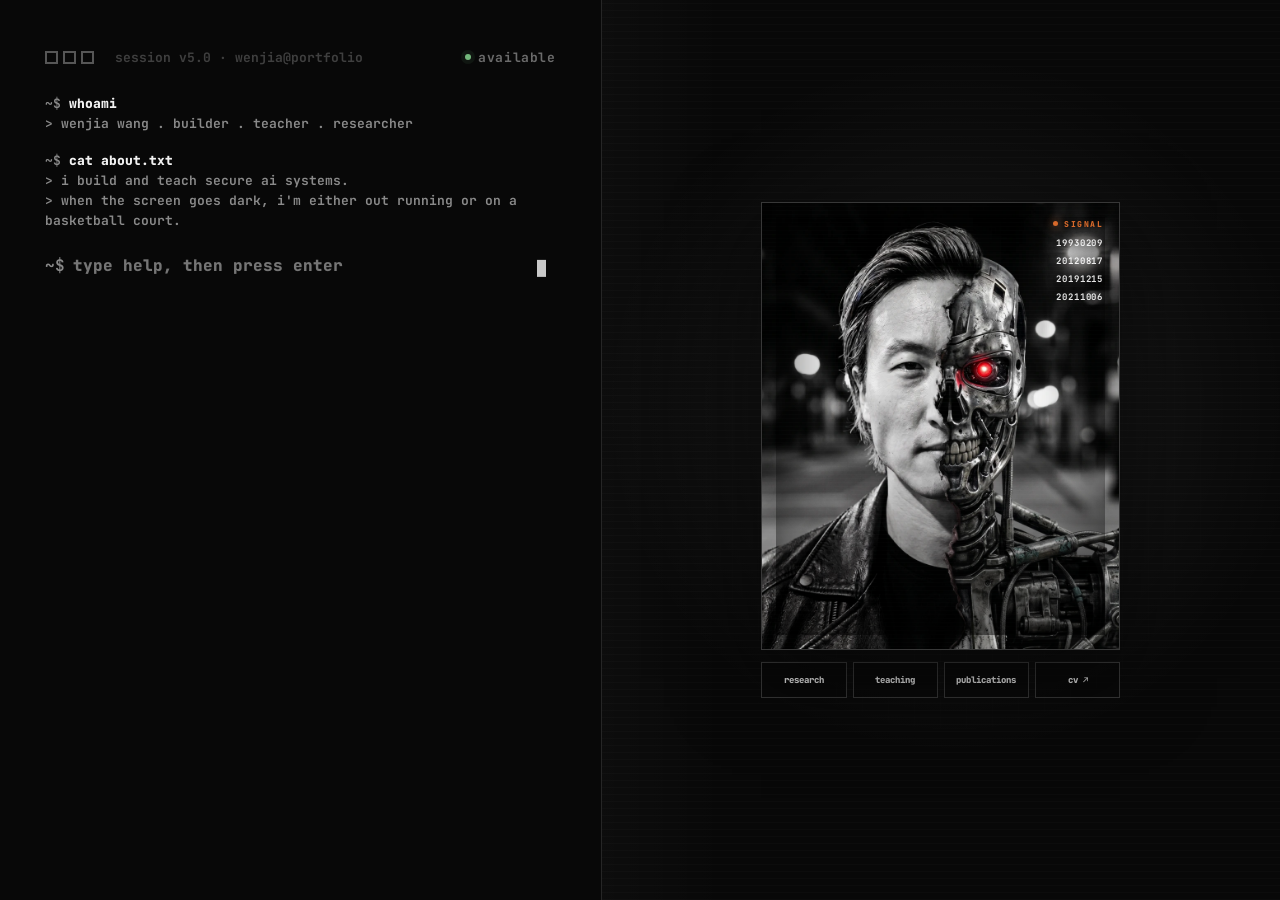
<file: teaching.html>
<!doctype html>
<html lang="en">
  <head>
    <meta charset="utf-8">
    <meta name="viewport" content="width=device-width, initial-scale=1">
    <meta http-equiv="refresh" content="0; url=./">
    <link rel="canonical" href="./">
    <title>Teaching | Wenjia Wang</title>
    <script>
      if (window.location.protocol.startsWith("http")) {
        window.location.replace("./");
      }
    </script>
  </head>
  <body>
    <p><a href="./">Open Wenjia Wang's terminal portfolio.</a></p>
  </body>
</html>
</file>
<file: apps/hannandoku/styles.css>
:root {
  color-scheme: light;
  --canvas: #f4f1e7;
  --paper: #fffdf6;
  --ink: #17352b;
  --muted: #557064;
  --fern: #2f7d5b;
}

* {
  box-sizing: border-box;
}

body {
  min-height: 100svh;
  margin: 0;
  display: grid;
  place-items: center;
  padding: 24px;
  background:
    radial-gradient(circle at top right, #f8e6b8 0 18%, transparent 18.2%),
    linear-gradient(155deg, var(--paper), var(--canvas));
  color: var(--ink);
  font-family: -apple-system, BlinkMacSystemFont, "Segoe UI", sans-serif;
}

main {
  width: min(760px, 100%);
  padding: clamp(28px, 7vw, 52px);
  text-align: center;
  background: rgb(255 253 246 / 88%);
  border: 1px solid rgb(47 125 91 / 12%);
  border-radius: 30px;
  box-shadow: 0 18px 60px rgb(23 53 43 / 10%);
}

.gallery {
  display: grid;
  gap: 16px;
  align-items: center;
}

.gallery--privacy {
  grid-template-columns: repeat(2, minmax(0, 1fr));
}

.gallery--support {
  width: min(360px, 100%);
  margin-inline: auto;
}

.gallery img {
  display: block;
  width: 100%;
  height: auto;
  border-radius: 24px;
  box-shadow: 0 14px 32px rgb(23 53 43 / 18%);
}

.eyebrow {
  margin: 28px 0 8px;
  color: var(--fern);
  font-size: 13px;
  font-weight: 800;
  letter-spacing: 0.16em;
  text-transform: uppercase;
}

h1 {
  margin: 0;
  font-size: clamp(36px, 9vw, 58px);
  line-height: 1;
  letter-spacing: -0.05em;
}

.message {
  margin: 24px auto 30px;
  color: var(--muted);
  font-size: clamp(20px, 5vw, 27px);
  line-height: 1.4;
}

nav {
  display: flex;
  justify-content: center;
  gap: 22px;
}

a {
  color: var(--fern);
  font-weight: 750;
}

@media (max-width: 600px) {
  .gallery--privacy {
    grid-template-columns: 1fr;
  }
}
</file>
